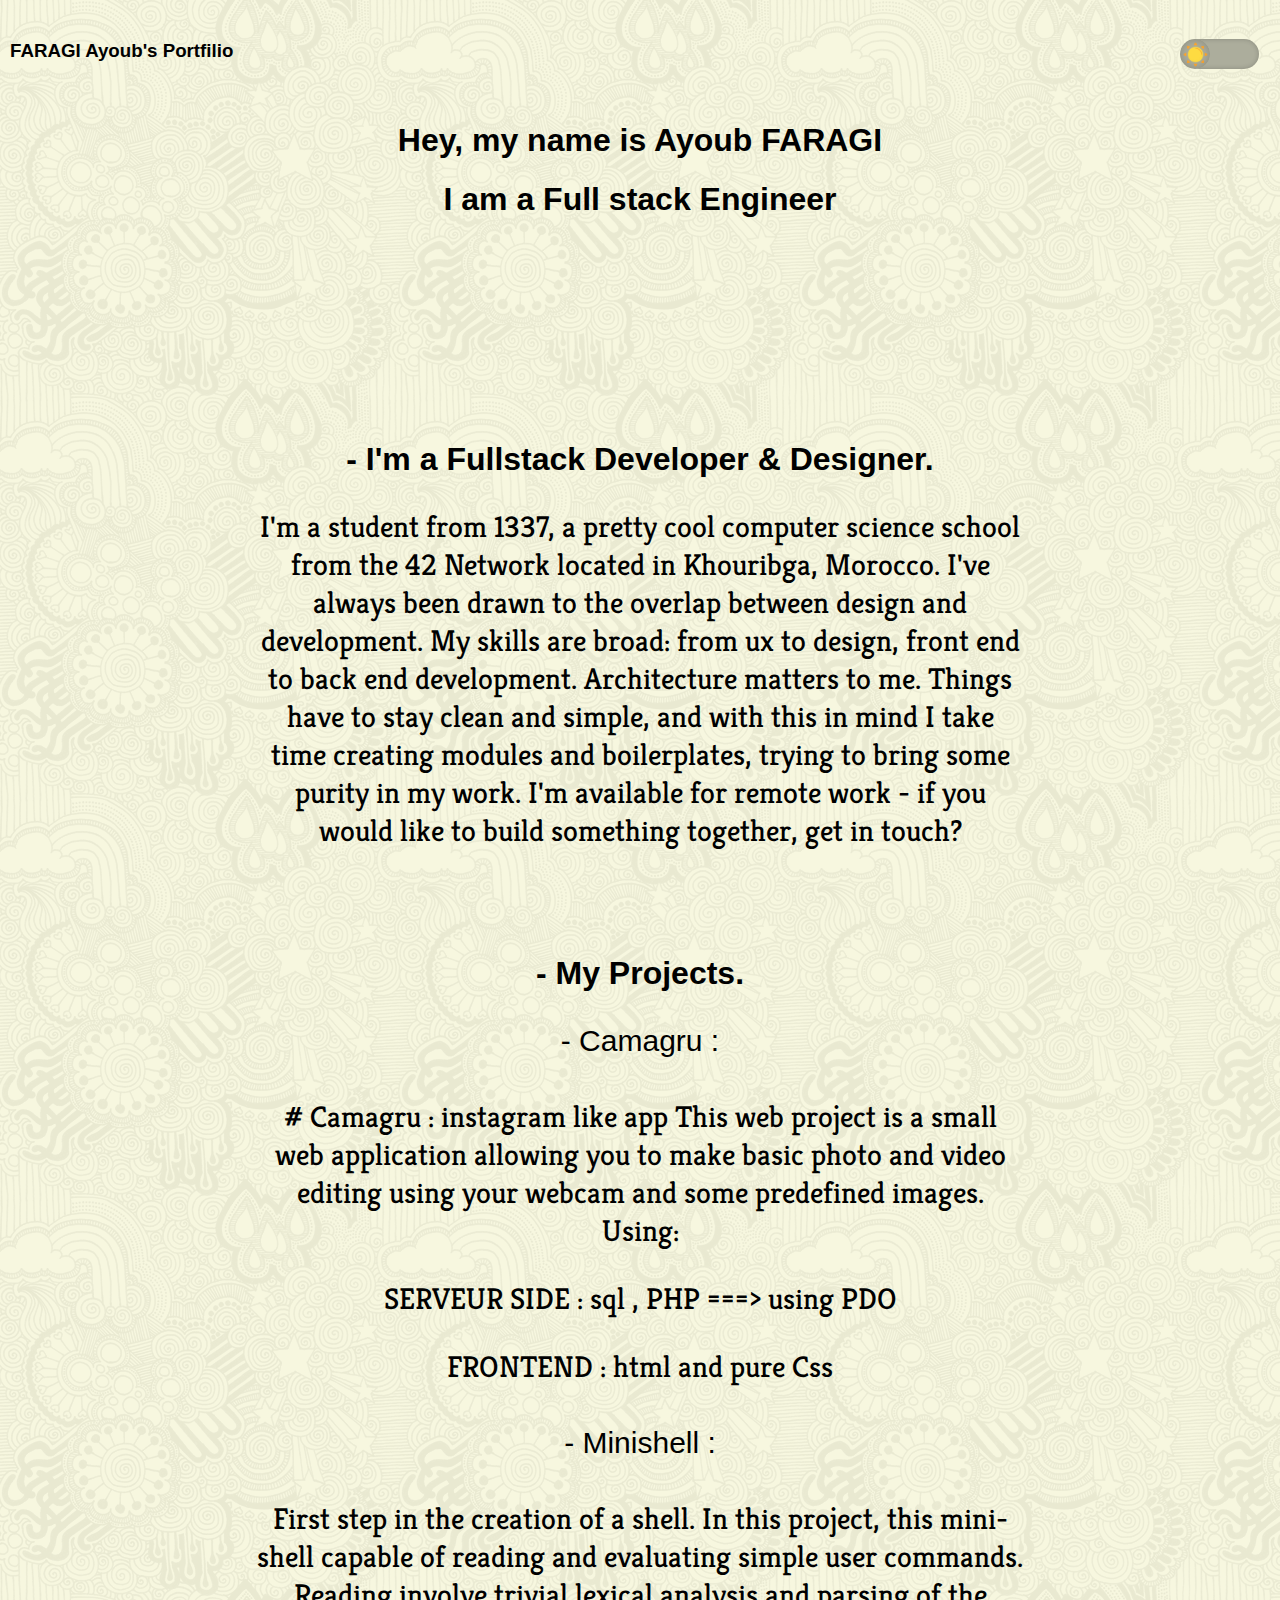
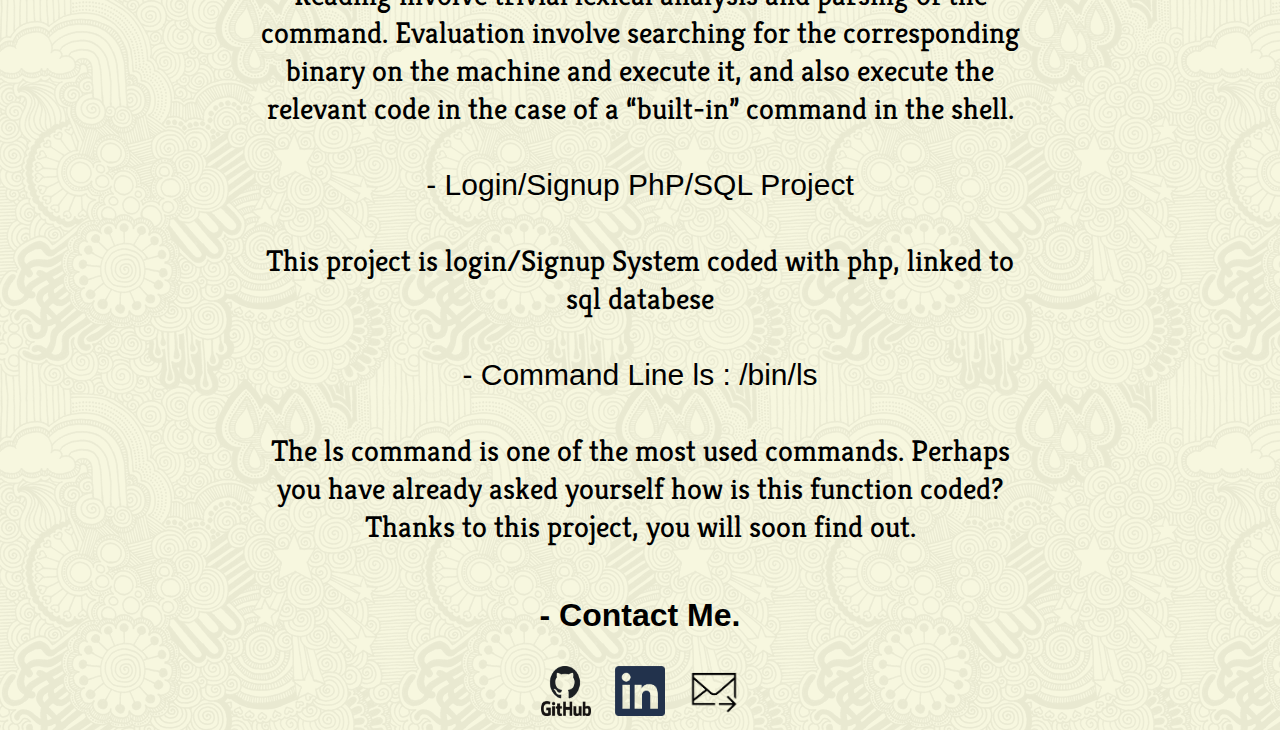
<file: index.html>
<!DOCTYPE html>
<html>
   <head>
      <link rel="stylesheet" href="portfolio.css" />
      <link rel="preconnect" href="https://fonts.gstatic.com" />
      <link
         href="https://fonts.googleapis.com/css2?family=Orbitron&display=swap"
         rel="stylesheet"
         />
      <link rel="preconnect" href="https://fonts.gstatic.com">
      <link href="https://fonts.googleapis.com/css2?family=Josefin+Slab:ital,wght@1,600&display=swap" rel="stylesheet">
      <link href="https://fonts.googleapis.com/css2?family=Kreon:wght@500&display=swap" rel="stylesheet">
      <link href="https://fonts.googleapis.com/css2?family=Imbue:wght@400;500;600&display=swap" rel="stylesheet">
      <title>About Ayoub Faragi</title>
   </head>
   <body id="all">
      <div id="darkmode">
      <div id="header">
         <ul id="list">
            <li id="itemlist1">
               <h3 id="hdname"></h3>
            </li>
            <li id="itemlistd">
               <input type="checkbox" id="toggle" onclick="darkmode()" value="Dark">
               <div id="ball">
               </div>
            </li>
         </ul>
      </div>
      <div id="body">
         <center>
            <div id="aboutme">
               <h1 id="intro">
                  Hey, my name is Ayoub FARAGI
               </h1>
               <h1 id="intro">
                  I am a Full stack Engineer
               </h1>
               </br></br></br></br></br></br></br></br></br></br>
               <h1 id="intro">
                  - I'm a Fullstack Developer & Designer.
               </h1>
               <p>
                  I'm a student from 1337, a pretty cool computer science school from the 42 Network located in  Khouribga, Morocco.
                  I've always been drawn to the overlap between design and development. My skills are broad: from ux to design, front end to back end development.
                  Architecture matters to me. Things have to stay clean and simple, and with this in mind I take time creating modules and boilerplates, trying to bring some purity in my work.
                  I'm available for remote work - if you would like to build something together, get in touch?
               </p>
            </div>
         </center>
         </br></br></br>
         <center>
            <h1 id="intro" style="margin-right: auto;">
               - My Projects.
            </h1>
            <div id="projects">
               <a id="project" href="https://github.com/biggymarley/Camagru">- Camagru :</a>
               <div id="line"></div>
               <p>
                  # Camagru : instagram like app
                  This web project is  a small web application allowing you to
                  make basic photo and video editing using your webcam and some predefined images.
                  Using: 
               </p>
               <p>
                  SERVEUR SIDE : sql , PHP ===> using PDO
               </p>
               <p>
                  FRONTEND :       html and pure Css
               </p>
               </p>
               <a id="project" href="https://github.com/biggymarley/Minishell_1337">- Minishell :</a>
               <div id="line"></div>
               <p>
                  First step in the creation of a shell. In this project, this mini-shell capable of reading and evaluating simple user commands. Reading  involve trivial lexical analysis and parsing of the command. Evaluation  involve searching for the corresponding binary on the machine and execute it, and also execute the relevant code in the case of a “built-in” command in the shell.
               </p>
               <a id="project" href="https://github.com/biggymarley/login-signup-php-sql">- Login/Signup PhP/SQL Project</a>
               <div id="line"></div>
               <p>
                  This project is login/Signup System coded with php, linked to sql databese 
               </p>
               <a id="project" href="https://github.com/biggymarley/ls_1337">- Command Line ls : /bin/ls</a>
               <div id="line"></div>
               <p>
                  The ls command is one of the most used commands. Perhaps you have already asked yourself how is this
                  function coded? Thanks to this project, you will soon find out.
               </p>
            </div>
         </center>
         <center>
            <div id="contactme">
               <h1 id="intro">
                  - Contact Me.
               </h1>
               <li id="itemlists">
                  <a href="https://github.com/biggymarley">
                  <img id="logo" src="img/gitlogo.png" />
                  </a>
               </li>
               <li id="itemlists">
                  <a href="https://www.linkedin.com/in/ayoub-faragi-89518a1b8/">
                  <img id="logo" src="img/lnlogo.png" />
                  </a>
               </li>
               <li id="itemlists">
                  <a href="mailto:afaragi@student.1337.ma">
                  <img id="logo" src="img/send.png" />
                  </a>
               </li>
            </div>
         </center>
      </div>
   </body>
   <script src="portfolio.js"></script>
</html>
</file>
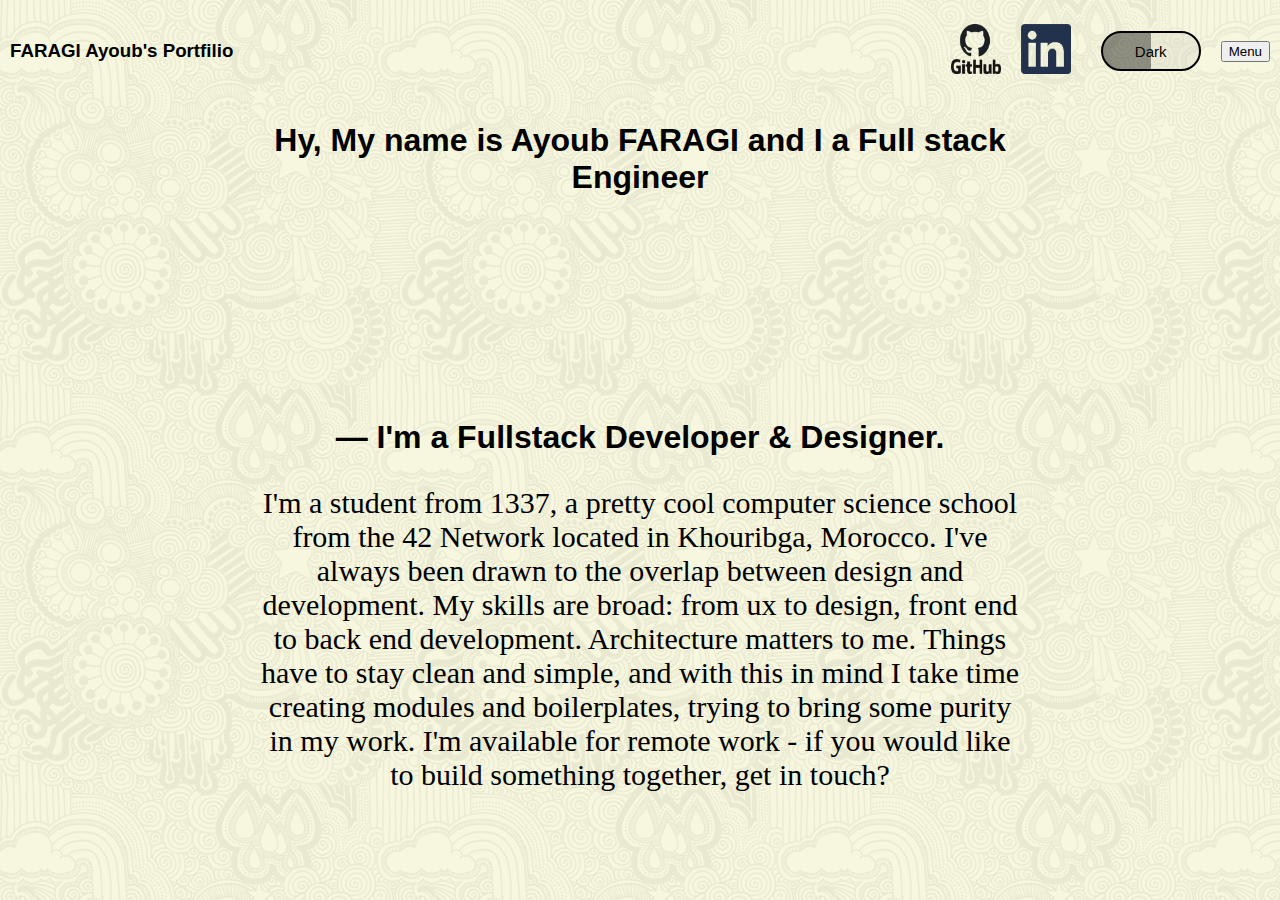
<file: portfolio.html>
<!DOCTYPE html>
<html>
  <head>
    <link rel="stylesheet" href="portfolio.css" />
    <link rel="preconnect" href="https://fonts.gstatic.com" />
    <link
      href="https://fonts.googleapis.com/css2?family=Orbitron&display=swap"
      rel="stylesheet"
    />
    <link rel="preconnect" href="https://fonts.gstatic.com">
<link href="https://fonts.googleapis.com/css2?family=Josefin+Slab:ital,wght@1,600&display=swap" rel="stylesheet">
    <title>About Ayoub Faragi</title>
  </head>
  <body>
    <div id="darkmode">
      <div id="header">
        <ul id="list">
          <li id="itemlist1">
            <h3 id="hdname"></h3>
          </li>
          <li id="itemlist">
            <a href="https://github.com/biggymarley">
              <img id="logo" src="img/gitlogo.png" />
            </a>
          </li>
          <li id="itemlist">
            <a href="https://www.linkedin.com/in/ayoub-faragi-89518a1b8/">
              <img id="logo" src="img/lnlogo.png" />
            </a>
          </li>
          <li id="itemlist">
            <input type="button" id="dmode" onclick="darkmode()" value="Dark">
          </li>
          <li id="slidli">
            <input type="button" id="slid"  value="Menu">
          </li>
        </ul>
      </div>
      <div id="body">
        <center>
        <div id="aboutme">
            <h1 id="intro">
              Hy, My name is Ayoub FARAGI and I a Full stack Engineer
            </h1>
          </br></br></br></br></br></br></br></br></br></br>
            <h1 id="intro">
              — I'm a Fullstack Developer & Designer.
            </h1>
            <p>
              I'm a student from 1337, a pretty cool computer science school from the 42 Network located in  Khouribga, Morocco.
              I've always been drawn to the overlap between design and development. My skills are broad: from ux to design, front end to back end development.
              Architecture matters to me. Things have to stay clean and simple, and with this in mind I take time creating modules and boilerplates, trying to bring some purity in my work.
              I'm available for remote work - if you would like to build something together, get in touch?
            </p>
          </div>
        </center>
        </div>
    </div>
  </body>
  <script src="portfolio.js">
  </script>
</html>
</file>
<file: portfolio.css>
#intro {
  font-family: "Gill Sans", "Gill Sans MT", Calibri, "Trebuchet MS", sans-serif;
}
body , html {
  min-height: 100%;
  margin: 0;
  background: url("img/skulls.png");
  list-style: none;
  transition-duration: 500ms;
  transition-property: filter;
}
#darkmode {
  width: 100%;
  height: 100%;
}
@keyframes s {
  0% {
    content: "FARAGI Ayoub's Portfilio";
  }
  50% {
    color: #acad9c;
  }
  100% {
    content: "F42491 4y0u8'5 P027f0110";
  }
}

#hdname {
  font-family: "Gill Sans", "Gill Sans MT", Calibri, "Trebuchet MS", sans-serif;
}

#hdname::after {
  content: "FARAGI Ayoub's Portfilio";
  animation: s 6s linear infinite alternate;
}
#header {
  width: 100%;
  display: flex;
  justify-content: space-between;
  align-items: center;
  padding-top: 1px;
  height: 100px;
  color: black;
}
#list {
  padding: 10px;
  display: flex;
  width: 100%;
  list-style: none;
  align-items: center;
  justify-content: space-evenly;
}
#itemlist1 {
  display: inline-block;
  margin-right: auto;
}
#itemlists {
  display: inline-block;
}

p{
  font-family: 'Kreon', serif !important;
}
/* h1{
  font-family: 'Imbue', serif !important;
} */


#dmode {
  width: 100px;
  height: 40px;
  margin: 20px;
  border-radius: 20px;
  outline: none;
  font-family: "Gill Sans", "Gill Sans MT", Calibri, "Trebuchet MS", sans-serif;
  font-size: 15px;
  border-style: solid;
  text-align: center;
  background: -webkit-linear-gradient(180deg, #cfcbc446 50%, #0000006b 50%);
  color: black;
}

#logo {
  width: 50px;
  height: 50px;
  margin: 10px;
  transition-property: filter;
  transition-duration: 200ms;
}

#logo:hover {
  filter: drop-shadow(8px 8px 5px gray);
}

#body {
  width: 100%;
  height: 100%;
  transition-duration: 500ms;
  transition-property: filter;
}

#aboutme {
  width: 60%;
}

p {
  font-family: "Josefin Slab", serif;
  font-size: 30px;
}

#contactme {
  display: inline-block;
}

@media screen and (max-width: 650px) {
  #itemlist {
    display: none;
  }
  /* #contactme {
    display: inline-block;
  } */
}

#projects {
  width: 60%;
  position: relative;
  overflow: hidden;

}
#project {
  display: block;
  padding: 10px;
  font-family: "Gill Sans", "Gill Sans MT", Calibri, "Trebuchet MS", sans-serif;
  text-decoration: none;
  transition-duration: 300ms;
  transition-property: all;
  color: black;
  font-size: 30px;
  border-radius: 20px;
}

#project:hover + #line {
  transform: translateX(+100%);
}
#line
{
  width: 100%;
  position: absolute;
  height: 5px;
  background-color: #626466;
  left: -100%;
  transition-duration: 300ms;
  transition-property: transform;

}
#itemlistd
{
  margin: 0;
  width: 90px;
  height: 30px;
  position: relative;

}
#toggle
{
  width: 75px;
  height: 30px;
  background-color:#acad9c;
  border-radius: 20px;
  box-shadow: inset 0 0 5px rgba(0, 0, 0, 0.2);
  outline-style: none;
  -webkit-appearance: none;
  transition: all 400ms ease;
}
#ball
{
  background-color: #acad9c;
  background-size: 25px 25px;
  background-image: url(./img/sun.png);
  background-position: center;
  background-repeat: no-repeat;
  position: absolute;
  width: 30px;
  pointer-events: none;
  height: 30px;
  left: 0;
  display: flex;
  align-items: center;
  justify-content: center;
  top: 0;
  margin-top: 3px;
  box-shadow: inset 0 0 9px rgba(0, 0, 0, 0.2);
  border-radius: 50%;
  transition: all 200ms ease-in-out;
}
</file>
